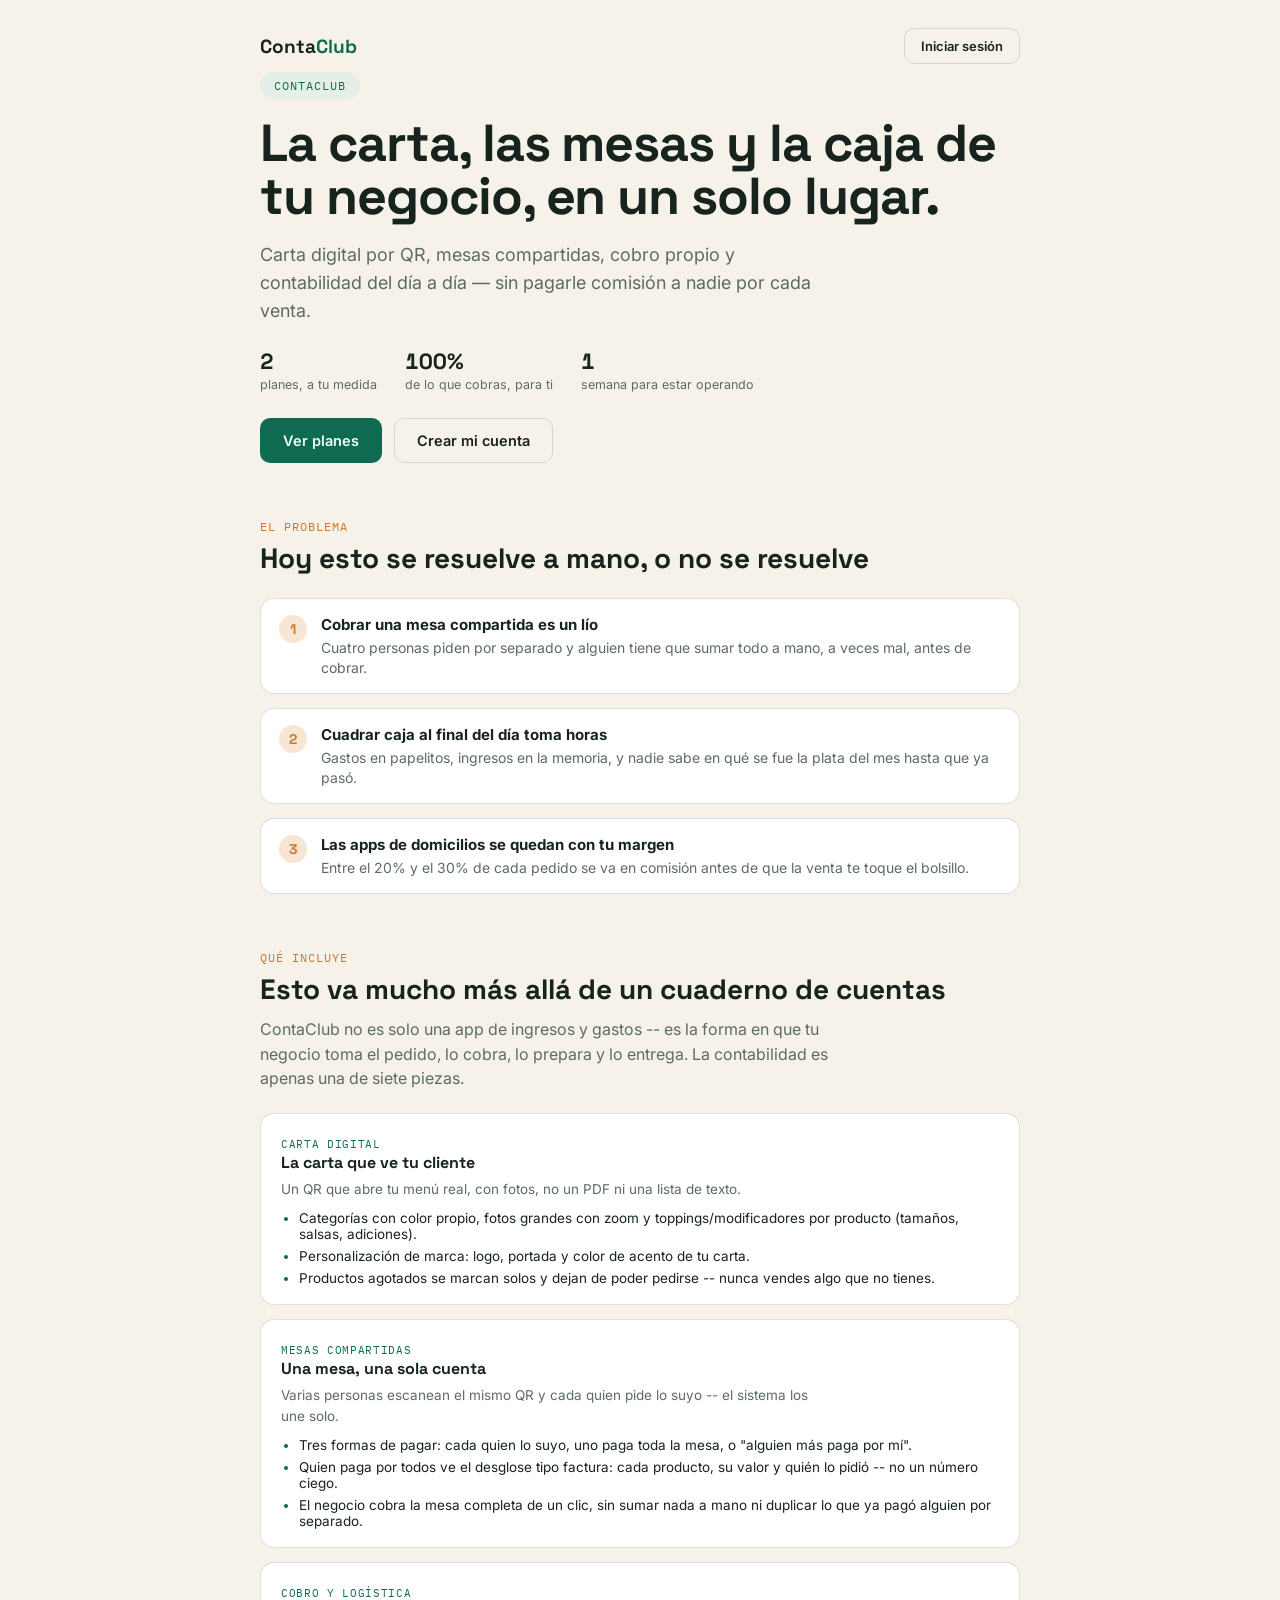
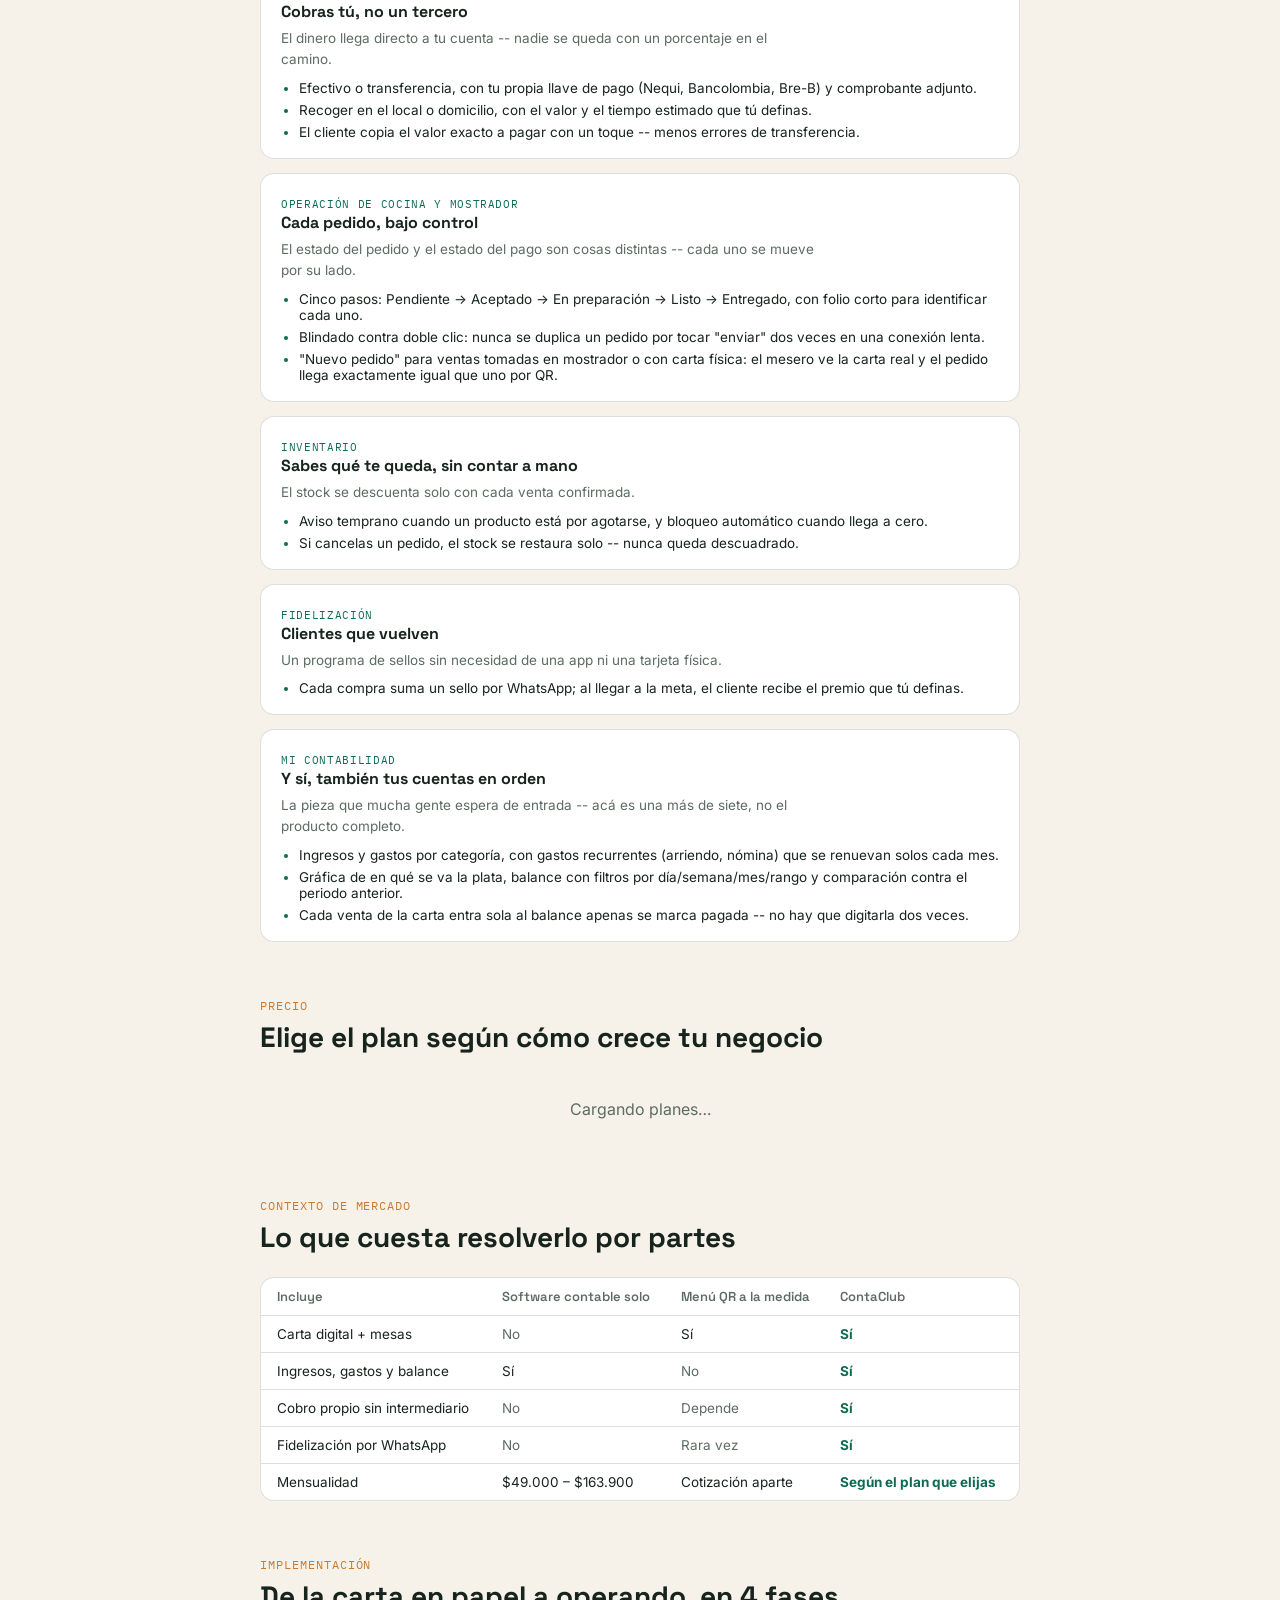
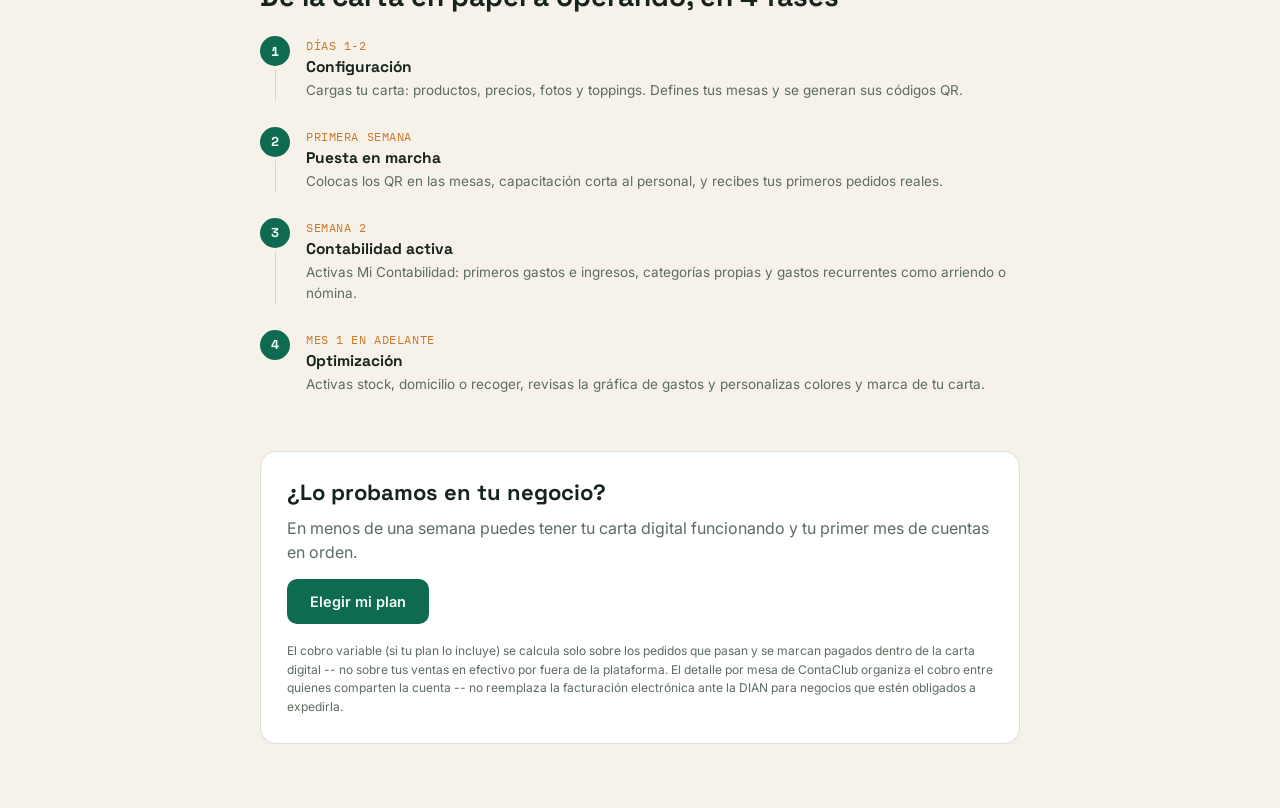
<file: index.html>
<!DOCTYPE html>
<html lang="es">
<head>
<meta charset="UTF-8">
<meta name="viewport" content="width=device-width, initial-scale=1.0">
<title>ContaClub — carta digital, mesas y contabilidad en un solo lugar</title>
<link rel="preconnect" href="https://fonts.googleapis.com">
<link rel="preconnect" href="https://fonts.gstatic.com" crossorigin>
<link href="https://fonts.googleapis.com/css2?family=Space+Grotesk:wght@500;600;700&family=Inter:wght@400;500;600;700&family=IBM+Plex+Mono:wght@500;600&display=swap" rel="stylesheet">
<style>
  :root{
    --bg:#F6F2E9;
    --surface:#FFFFFF;
    --fg:#17241D;
    --muted:#5C6C61;
    --accent:#0E6B52;
    --accent-ink:#F3FBF7;
    --accent-soft:#E3EFE7;
    --highlight:#C97A2E;
    --highlight-soft:#F6E6D3;
    --line:rgba(23,36,29,0.14);
    --shadow:0 18px 40px -22px rgba(23,36,29,0.35);
  }
  *{box-sizing:border-box}
  html{scroll-behavior:smooth}
  body{
    margin:0;
    background:var(--bg);
    color:var(--fg);
    font-family:'Inter',system-ui,sans-serif;
    padding:28px 20px 64px;
  }
  h1,h2,h3{font-family:'Space Grotesk',system-ui,sans-serif;text-wrap:balance;margin:0}
  .mono{font-family:'IBM Plex Mono',ui-monospace,monospace;font-variant-numeric:tabular-nums}
  .wrap{max-width:760px;margin:0 auto;display:flex;flex-direction:column;gap:56px}
  p{margin:0;color:var(--fg);line-height:1.55}
  a{color:inherit}
  .muted{color:var(--muted)}
  .btn{display:inline-flex;align-items:center;justify-content:center;gap:8px;border-radius:10px;padding:13px 22px;font-size:14.5px;font-weight:600;font-family:'Inter',sans-serif;border:1.5px solid transparent;cursor:pointer;text-decoration:none;transition:transform .12s ease, opacity .15s ease}
  .btn:active{transform:scale(.98)}
  .btn--primario{background:var(--accent);color:var(--accent-ink)}
  .btn--primario:hover{opacity:.92}
  .btn--ghost{background:transparent;border-color:var(--line);color:var(--fg)}

  .nav{display:flex;align-items:center;justify-content:space-between;max-width:760px;margin:0 auto 8px}
  .brand{font-family:'Space Grotesk';font-weight:700;font-size:19px;text-decoration:none;color:var(--fg)}
  .brand span{color:var(--accent)}

  .hero{display:flex;flex-direction:column;gap:18px}
  .eyebrow{display:inline-flex;align-items:center;gap:8px;width:fit-content;font-family:'IBM Plex Mono';font-size:12px;letter-spacing:.08em;text-transform:uppercase;color:var(--accent);background:var(--accent-soft);border-radius:999px;padding:6px 14px}
  .hero h1{font-size:clamp(34px,8vw,52px);line-height:1.02;letter-spacing:-0.02em}
  .hero .lede{font-size:18px;max-width:52ch;color:var(--muted)}
  .hero-stats{display:flex;flex-wrap:wrap;gap:28px;margin-top:4px}
  .hero-stats div{display:flex;flex-direction:column;gap:2px}
  .hero-stats .num{font-family:'Space Grotesk';font-size:22px;font-weight:700}
  .hero-stats .lbl{font-size:12.5px;color:var(--muted)}
  .hero-cta{display:flex;gap:12px;flex-wrap:wrap;margin-top:8px}

  .sec-head{display:flex;flex-direction:column;gap:6px;margin-bottom:22px}
  .sec-head .tag{font-family:'IBM Plex Mono';font-size:12px;letter-spacing:.08em;text-transform:uppercase;color:var(--highlight)}
  .sec-head h2{font-size:clamp(22px,5vw,28px)}

  .problemas{display:grid;gap:14px}
  .problema{display:flex;gap:14px;align-items:flex-start;padding:16px 18px;border:1px solid var(--line);border-radius:14px;background:var(--surface)}
  .problema .glyph{font-family:'Space Grotesk';font-weight:700;color:var(--highlight);font-size:14px;flex:none;width:28px;height:28px;border-radius:50%;background:var(--highlight-soft);display:flex;align-items:center;justify-content:center}
  .problema strong{display:block;font-size:15px;margin-bottom:3px}
  .problema span{font-size:14px;color:var(--muted)}

  .catgrid{display:flex;flex-direction:column;gap:14px}
  .catblock{border:1px solid var(--line);border-radius:14px;padding:18px 20px;background:var(--surface);min-width:0}
  .catblock h3{font-size:16px;margin-bottom:6px}
  .catblock .lede{font-size:13.5px;color:var(--muted);margin-bottom:10px;max-width:60ch}
  .catblock ul{margin:0;padding-left:18px;display:flex;flex-direction:column;gap:6px}
  .catblock li{font-size:13.5px;color:var(--fg)}
  .catblock li::marker{color:var(--accent)}
  .catblock .kicker{font-family:'IBM Plex Mono';font-size:11px;letter-spacing:.06em;text-transform:uppercase;color:var(--accent)}

  .packages{display:grid;grid-template-columns:repeat(3, 1fr);gap:18px;align-items:stretch}
  .package-col{display:flex;flex-direction:column;gap:10px}
  .plan-head{display:flex;flex-direction:column;gap:3px;text-align:center}
  .plan-head .plan-name{font-family:'Space Grotesk';font-weight:700;font-size:17px}
  .plan-head .plan-for{font-size:12px;color:var(--muted)}
  .recurring-row{display:flex;flex-direction:column;gap:2px;align-items:center;text-align:center;background:var(--accent-soft);border-radius:10px;padding:10px 12px;margin-top:4px}
  .recurring-row .amt{font-family:'IBM Plex Mono';font-weight:700;color:var(--accent);font-size:15px}
  .recurring-row .lbl{font-size:11.5px;color:var(--muted)}
  .receipt{width:100%;max-width:420px;background:var(--surface);box-shadow:var(--shadow);padding:28px 26px 8px;position:relative;margin:0 auto}
  .receipt-features{text-align:left;margin:14px 0;padding-left:18px}
  .receipt-features li{font-size:12.5px;color:var(--muted);margin-bottom:5px;line-height:1.4}
  .receipt-features li::marker{color:var(--accent)}
  .receipt-edge{height:12px;width:100%;max-width:420px;margin:0 auto;background-image:radial-gradient(circle at 10px 10px, var(--bg) 9px, transparent 10px);background-size:20px 20px;background-repeat:repeat-x}
  .receipt-edge.top{background-position:top;transform:translateY(1px)}
  .receipt-edge.bottom{background-position:bottom;transform:translateY(-1px) rotate(180deg)}
  .receipt h3{font-family:'IBM Plex Mono';font-size:13px;letter-spacing:.06em;text-transform:uppercase;text-align:center;color:var(--muted)}
  .receipt .brand-name{font-family:'Space Grotesk';font-size:20px;font-weight:700;text-align:center;margin-top:2px}
  .receipt hr{border:none;border-top:1px dashed var(--line);margin:18px 0}
  .line-item{display:flex;align-items:baseline;gap:8px;font-size:14px;padding:6px 0}
  .line-item .desc{flex:1;min-width:0}
  .line-item .fill{flex:1;border-bottom:1px dotted var(--line);margin:0 2px;transform:translateY(-4px);min-width:12px}
  .line-item .amt{font-family:'IBM Plex Mono';font-weight:600;white-space:nowrap}
  .line-item.total .desc, .line-item.total .amt{font-size:16px;font-weight:700;color:var(--accent)}
  .line-item.total{padding-top:12px}
  .badge-cero{display:inline-flex;align-items:center;gap:6px;margin-top:14px;font-size:12.5px;font-weight:600;background:var(--accent-soft);color:var(--accent);padding:7px 12px;border-radius:999px}
  .receipt .note{font-size:12px;color:var(--muted);text-align:center;margin:16px 0 20px;font-family:'IBM Plex Mono'}
  .receipt .elegir{display:block;text-align:center;margin:0 0 20px}

  .compare-wrap{border:1px solid var(--line);border-radius:14px;background:var(--surface);overflow-x:auto}
  .compare-wrap table{width:100%;border-collapse:collapse;font-size:13.5px;min-width:480px;margin:0}
  .compare-wrap th,.compare-wrap td{text-align:left;padding:10px 12px;border-bottom:1px solid var(--line)}
  .compare-wrap th{font-family:'Space Grotesk';font-size:13px;color:var(--muted);font-weight:600}
  .compare-wrap td.hl{color:var(--accent);font-weight:700}
  .compare-wrap tr:last-child td{border-bottom:none}
  .compare-wrap th:first-child,.compare-wrap td:first-child{padding-left:16px}
  .compare-wrap th:last-child,.compare-wrap td:last-child{padding-right:16px}

  .timeline{display:flex;flex-direction:column}
  .fase{display:flex;gap:16px;padding-bottom:26px;position:relative}
  .fase:last-child{padding-bottom:0}
  .fase .dot-col{display:flex;flex-direction:column;align-items:center;flex:none}
  .fase .dot{width:30px;height:30px;border-radius:50%;background:var(--accent);color:var(--accent-ink);font-family:'Space Grotesk';font-weight:700;font-size:13px;display:flex;align-items:center;justify-content:center;flex:none}
  .fase .stem{flex:1;width:1px;background:var(--line);margin-top:4px}
  .fase .body{padding-top:2px;min-width:0}
  .fase h3{font-size:15.5px;margin-bottom:3px}
  .fase .when{font-family:'IBM Plex Mono';font-size:11.5px;color:var(--highlight);text-transform:uppercase;letter-spacing:.05em;display:block;margin-bottom:4px}
  .fase p{font-size:13.5px;color:var(--muted)}

  .closing{border:1px solid var(--line);border-radius:16px;padding:26px;background:var(--surface);display:flex;flex-direction:column;gap:10px;text-align:left}
  .closing h2{font-size:22px}
  .closing .legal{font-size:12px;color:var(--muted);margin-top:8px}

  @media (max-width:700px){ .packages{grid-template-columns:repeat(2, 1fr)} }
  @media (max-width:480px){ .packages{grid-template-columns:1fr} }
  @media (max-width:480px){ .hero-stats{gap:20px} }
</style>
</head>
<body>

<div class="nav">
  <a href="index.html" class="brand">Conta<span>Club</span></a>
  <a href="login.html" class="btn btn--ghost" style="padding:9px 16px;font-size:13px">Iniciar sesión</a>
</div>

<div class="wrap">

  <section class="hero">
    <span class="eyebrow">ContaClub</span>
    <h1>La carta, las mesas y la caja de tu negocio, en un solo lugar.</h1>
    <p class="lede">Carta digital por QR, mesas compartidas, cobro propio y contabilidad del día a día — sin pagarle comisión a nadie por cada venta.</p>
    <div class="hero-stats">
      <div><span class="num mono">2</span><span class="lbl">planes, a tu medida</span></div>
      <div><span class="num mono">100%</span><span class="lbl">de lo que cobras, para ti</span></div>
      <div><span class="num mono">1</span><span class="lbl">semana para estar operando</span></div>
    </div>
    <div class="hero-cta">
      <a href="#planes" class="btn btn--primario">Ver planes</a>
      <a href="registro.html" class="btn btn--ghost">Crear mi cuenta</a>
    </div>
  </section>

  <section>
    <div class="sec-head"><span class="tag">El problema</span><h2>Hoy esto se resuelve a mano, o no se resuelve</h2></div>
    <div class="problemas">
      <div class="problema"><span class="glyph">1</span><div><strong>Cobrar una mesa compartida es un lío</strong><span>Cuatro personas piden por separado y alguien tiene que sumar todo a mano, a veces mal, antes de cobrar.</span></div></div>
      <div class="problema"><span class="glyph">2</span><div><strong>Cuadrar caja al final del día toma horas</strong><span>Gastos en papelitos, ingresos en la memoria, y nadie sabe en qué se fue la plata del mes hasta que ya pasó.</span></div></div>
      <div class="problema"><span class="glyph">3</span><div><strong>Las apps de domicilios se quedan con tu margen</strong><span>Entre el 20% y el 30% de cada pedido se va en comisión antes de que la venta te toque el bolsillo.</span></div></div>
    </div>
  </section>

  <section>
    <div class="sec-head"><span class="tag">Qué incluye</span><h2>Esto va mucho más allá de un cuaderno de cuentas</h2>
      <p class="muted" style="margin-top:4px;max-width:62ch">ContaClub no es solo una app de ingresos y gastos -- es la forma en que tu negocio toma el pedido, lo cobra, lo prepara y lo entrega. La contabilidad es apenas una de siete piezas.</p>
    </div>
    <div class="catgrid">

      <div class="catblock">
        <span class="kicker">Carta digital</span>
        <h3>La carta que ve tu cliente</h3>
        <p class="lede">Un QR que abre tu menú real, con fotos, no un PDF ni una lista de texto.</p>
        <ul>
          <li>Categorías con color propio, fotos grandes con zoom y toppings/modificadores por producto (tamaños, salsas, adiciones).</li>
          <li>Personalización de marca: logo, portada y color de acento de tu carta.</li>
          <li>Productos agotados se marcan solos y dejan de poder pedirse -- nunca vendes algo que no tienes.</li>
        </ul>
      </div>

      <div class="catblock">
        <span class="kicker">Mesas compartidas</span>
        <h3>Una mesa, una sola cuenta</h3>
        <p class="lede">Varias personas escanean el mismo QR y cada quien pide lo suyo -- el sistema los une solo.</p>
        <ul>
          <li>Tres formas de pagar: cada quien lo suyo, uno paga toda la mesa, o "alguien más paga por mí".</li>
          <li>Quien paga por todos ve el desglose tipo factura: cada producto, su valor y quién lo pidió -- no un número ciego.</li>
          <li>El negocio cobra la mesa completa de un clic, sin sumar nada a mano ni duplicar lo que ya pagó alguien por separado.</li>
        </ul>
      </div>

      <div class="catblock">
        <span class="kicker">Cobro y logística</span>
        <h3>Cobras tú, no un tercero</h3>
        <p class="lede">El dinero llega directo a tu cuenta -- nadie se queda con un porcentaje en el camino.</p>
        <ul>
          <li>Efectivo o transferencia, con tu propia llave de pago (Nequi, Bancolombia, Bre-B) y comprobante adjunto.</li>
          <li>Recoger en el local o domicilio, con el valor y el tiempo estimado que tú definas.</li>
          <li>El cliente copia el valor exacto a pagar con un toque -- menos errores de transferencia.</li>
        </ul>
      </div>

      <div class="catblock">
        <span class="kicker">Operación de cocina y mostrador</span>
        <h3>Cada pedido, bajo control</h3>
        <p class="lede">El estado del pedido y el estado del pago son cosas distintas -- cada uno se mueve por su lado.</p>
        <ul>
          <li>Cinco pasos: Pendiente → Aceptado → En preparación → Listo → Entregado, con folio corto para identificar cada uno.</li>
          <li>Blindado contra doble clic: nunca se duplica un pedido por tocar "enviar" dos veces en una conexión lenta.</li>
          <li>"Nuevo pedido" para ventas tomadas en mostrador o con carta física: el mesero ve la carta real y el pedido llega exactamente igual que uno por QR.</li>
        </ul>
      </div>

      <div class="catblock">
        <span class="kicker">Inventario</span>
        <h3>Sabes qué te queda, sin contar a mano</h3>
        <p class="lede">El stock se descuenta solo con cada venta confirmada.</p>
        <ul>
          <li>Aviso temprano cuando un producto está por agotarse, y bloqueo automático cuando llega a cero.</li>
          <li>Si cancelas un pedido, el stock se restaura solo -- nunca queda descuadrado.</li>
        </ul>
      </div>

      <div class="catblock">
        <span class="kicker">Fidelización</span>
        <h3>Clientes que vuelven</h3>
        <p class="lede">Un programa de sellos sin necesidad de una app ni una tarjeta física.</p>
        <ul>
          <li>Cada compra suma un sello por WhatsApp; al llegar a la meta, el cliente recibe el premio que tú definas.</li>
        </ul>
      </div>

      <div class="catblock">
        <span class="kicker">Mi Contabilidad</span>
        <h3>Y sí, también tus cuentas en orden</h3>
        <p class="lede">La pieza que mucha gente espera de entrada -- acá es una más de siete, no el producto completo.</p>
        <ul>
          <li>Ingresos y gastos por categoría, con gastos recurrentes (arriendo, nómina) que se renuevan solos cada mes.</li>
          <li>Gráfica de en qué se va la plata, balance con filtros por día/semana/mes/rango y comparación contra el periodo anterior.</li>
          <li>Cada venta de la carta entra sola al balance apenas se marca pagada -- no hay que digitarla dos veces.</li>
        </ul>
      </div>

    </div>
  </section>

  <section id="planes">
    <div class="sec-head"><span class="tag">Precio</span><h2>Elige el plan según cómo crece tu negocio</h2></div>
    <div id="planes-lista">
      <p class="muted" style="text-align:center;padding:20px 0">Cargando planes…</p>
    </div>
  </section>

  <section>
    <div class="sec-head"><span class="tag">Contexto de mercado</span><h2>Lo que cuesta resolverlo por partes</h2></div>
    <div class="compare-wrap">
      <table>
        <thead><tr><th>Incluye</th><th>Software contable solo</th><th>Menú QR a la medida</th><th>ContaClub</th></tr></thead>
        <tbody>
          <tr><td>Carta digital + mesas</td><td class="muted">No</td><td>Sí</td><td class="hl">Sí</td></tr>
          <tr><td>Ingresos, gastos y balance</td><td>Sí</td><td class="muted">No</td><td class="hl">Sí</td></tr>
          <tr><td>Cobro propio sin intermediario</td><td class="muted">No</td><td class="muted">Depende</td><td class="hl">Sí</td></tr>
          <tr><td>Fidelización por WhatsApp</td><td class="muted">No</td><td class="muted">Rara vez</td><td class="hl">Sí</td></tr>
          <tr><td>Mensualidad</td><td>$49.000 – $163.900</td><td>Cotización aparte</td><td class="hl">Según el plan que elijas</td></tr>
        </tbody>
      </table>
    </div>
  </section>

  <section>
    <div class="sec-head"><span class="tag">Implementación</span><h2>De la carta en papel a operando, en 4 fases</h2></div>
    <div class="timeline">
      <div class="fase"><div class="dot-col"><div class="dot mono">1</div><div class="stem"></div></div><div class="body"><span class="when">Días 1-2</span><h3>Configuración</h3><p>Cargas tu carta: productos, precios, fotos y toppings. Defines tus mesas y se generan sus códigos QR.</p></div></div>
      <div class="fase"><div class="dot-col"><div class="dot mono">2</div><div class="stem"></div></div><div class="body"><span class="when">Primera semana</span><h3>Puesta en marcha</h3><p>Colocas los QR en las mesas, capacitación corta al personal, y recibes tus primeros pedidos reales.</p></div></div>
      <div class="fase"><div class="dot-col"><div class="dot mono">3</div><div class="stem"></div></div><div class="body"><span class="when">Semana 2</span><h3>Contabilidad activa</h3><p>Activas Mi Contabilidad: primeros gastos e ingresos, categorías propias y gastos recurrentes como arriendo o nómina.</p></div></div>
      <div class="fase"><div class="dot-col"><div class="dot mono">4</div></div><div class="body"><span class="when">Mes 1 en adelante</span><h3>Optimización</h3><p>Activas stock, domicilio o recoger, revisas la gráfica de gastos y personalizas colores y marca de tu carta.</p></div></div>
    </div>
  </section>

  <section class="closing">
    <h2>¿Lo probamos en tu negocio?</h2>
    <p class="muted">En menos de una semana puedes tener tu carta digital funcionando y tu primer mes de cuentas en orden.</p>
    <div style="margin-top:4px"><a href="#planes" class="btn btn--primario">Elegir mi plan</a></div>
    <p class="legal">El cobro variable (si tu plan lo incluye) se calcula solo sobre los pedidos que pasan y se marcan pagados dentro de la carta digital -- no sobre tus ventas en efectivo por fuera de la plataforma. El detalle por mesa de ContaClub organiza el cobro entre quienes comparten la cuenta -- no reemplaza la facturación electrónica ante la DIAN para negocios que estén obligados a expedirla.</p>
  </section>

</div>

<script type="module" src="index.js"></script>
</body>
</html>
</file>
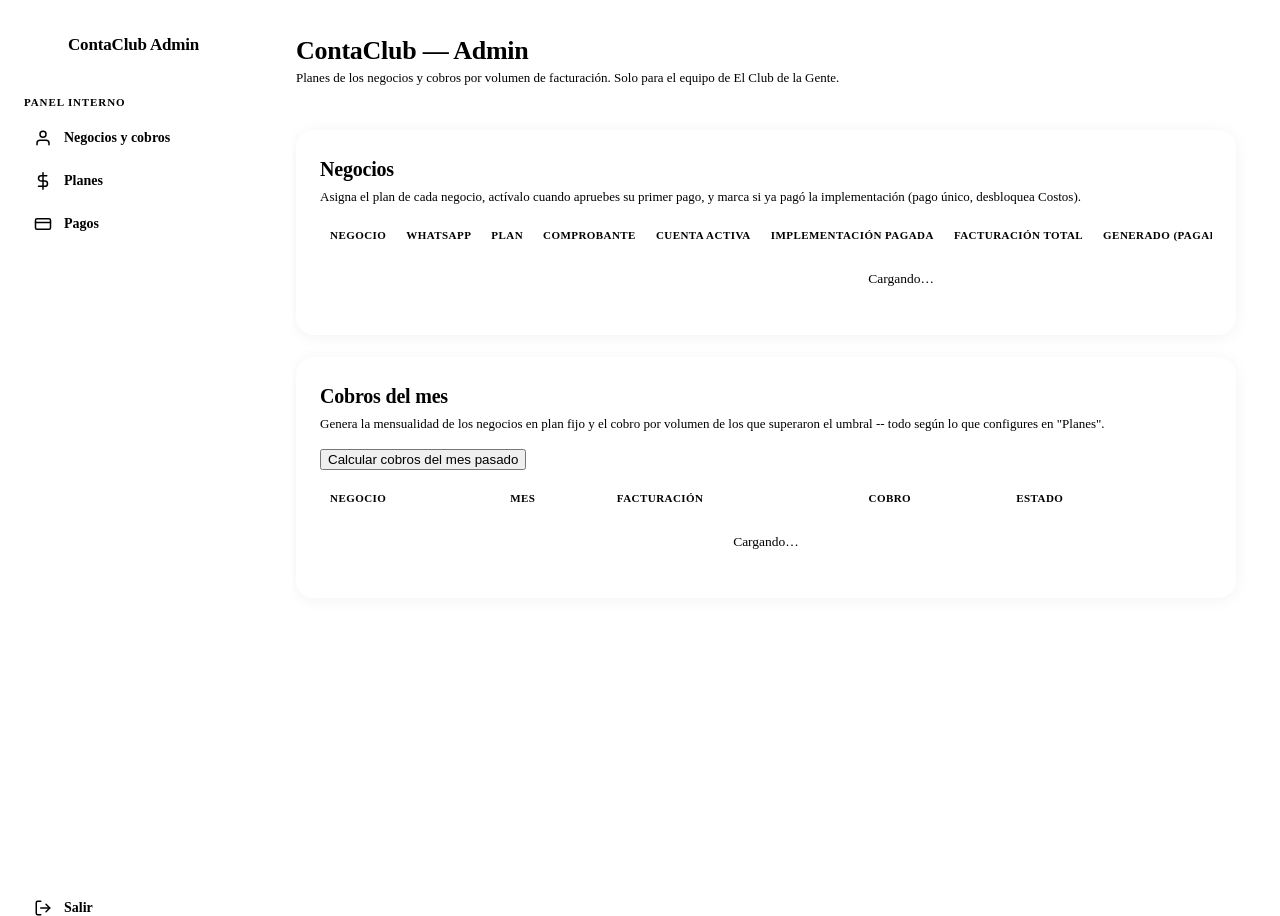
<file: admin.html>
<!DOCTYPE html>
<html lang="es">
<head>
  <meta charset="UTF-8">
  <meta name="viewport" content="width=device-width, initial-scale=1.0">
  <title>Admin — ContaClub</title>
  <link rel="preconnect" href="https://fonts.googleapis.com">
  <link rel="preconnect" href="https://fonts.gstatic.com" crossorigin>
  <link href="https://fonts.googleapis.com/css2?family=Anton&family=Inter:wght@400;500;600;700&display=swap" rel="stylesheet">
  <link rel="stylesheet" href="https://elclubdelagente.com/styles.css?v=143">
  <link rel="stylesheet" href="app.css?v=11">
</head>
<body>
  <div class="cc-app">
    <aside class="cc-sidebar">
      <div class="cc-sidebar__brand">
        <span class="cc-sidebar__logo">
          <svg width="18" height="18" viewBox="0 0 24 24" fill="none" stroke="#fff" stroke-width="2.4" stroke-linecap="round" stroke-linejoin="round"><path d="M3 3v18h18"/><path d="M7 15l4-4 3 3 5-6"/></svg>
        </span>
        <span class="cc-sidebar__nombre">ContaClub Admin</span>
      </div>

      <div class="cc-sidebar__label">Panel interno</div>
      <nav class="cc-sidebar__nav" id="admin-nav">
        <button class="cc-nav-item is-on" type="button" data-seccion="negocios">
          <svg width="18" height="18" viewBox="0 0 24 24" fill="none" stroke="currentColor" stroke-width="2" stroke-linecap="round" stroke-linejoin="round"><path d="M20 21v-2a4 4 0 0 0-4-4H8a4 4 0 0 0-4 4v2"/><circle cx="12" cy="7" r="4"/></svg>
          Negocios y cobros
        </button>
        <button class="cc-nav-item" type="button" data-seccion="planes">
          <svg width="18" height="18" viewBox="0 0 24 24" fill="none" stroke="currentColor" stroke-width="2" stroke-linecap="round" stroke-linejoin="round"><path d="M12 1v22"/><path d="M17 5H9.5a3.5 3.5 0 0 0 0 7h5a3.5 3.5 0 0 1 0 7H6"/></svg>
          Planes
        </button>
        <button class="cc-nav-item" type="button" data-seccion="pagos">
          <svg width="18" height="18" viewBox="0 0 24 24" fill="none" stroke="currentColor" stroke-width="2" stroke-linecap="round" stroke-linejoin="round"><rect x="2" y="5" width="20" height="14" rx="2"/><path d="M2 10h20"/></svg>
          Pagos
        </button>
      </nav>

      <div class="cc-sidebar__spacer"></div>
      <nav class="cc-sidebar__nav cc-sidebar__nav--foot">
        <button type="button" class="cc-nav-item" id="admin-salir">
          <svg width="18" height="18" viewBox="0 0 24 24" fill="none" stroke="currentColor" stroke-width="2" stroke-linecap="round" stroke-linejoin="round"><path d="M9 21H5a2 2 0 0 1-2-2V5a2 2 0 0 1 2-2h4"/><path d="M16 17l5-5-5-5"/><path d="M21 12H9"/></svg>
          Salir
        </button>
      </nav>
    </aside>

    <main class="cc-main">
      <div class="cc-topbar">
        <div>
          <h1 class="cc-topbar__title" id="admin-titulo">ContaClub — Admin</h1>
          <p class="cc-topbar__sub" id="admin-subtitulo">Planes de los negocios y cobros por volumen de facturación. Solo para el equipo de El Club de la Gente.</p>
        </div>
      </div>

      <!-- ---------- Negocios y cobros ---------- -->
      <section id="admin-seccion-negocios" class="admin-seccion">
        <div class="cc-metric-row" id="metricas-cobros"></div>

        <div class="cc-card" style="margin-bottom:22px">
          <h1>Negocios</h1>
          <p class="cc-sub">Asigna el plan de cada negocio, actívalo cuando apruebes su primer pago, y marca si ya pagó la implementación (pago único, desbloquea Costos).</p>
          <div class="cc-tabla-wrap">
            <table class="cc-tabla">
              <thead><tr><th>Negocio</th><th>WhatsApp</th><th>Plan</th><th>Comprobante</th><th style="text-align:center">Cuenta activa</th><th style="text-align:center">Implementación pagada</th><th style="text-align:right">Facturación total</th><th style="text-align:right">Generado (pagado)</th><th style="text-align:right">Visualizaciones (30d)</th><th style="text-align:right">Total</th><th></th></tr></thead>
              <tbody id="negocios-lista"><tr><td colspan="11" style="text-align:center;padding:20px;color:var(--tinta-45)">Cargando…</td></tr></tbody>
            </table>
          </div>
        </div>

        <div class="cc-card" id="soporte-link-wrap" style="margin-bottom:22px" hidden>
          <h1>Acceso de soporte -- <span id="soporte-link-nombre"></span></h1>
          <p class="cc-sub">Ábrelo en una ventana de <strong>incógnito/privada</strong> (no en una pestaña normal) -- si lo abres en una pestaña normal del mismo navegador, reemplaza tu propia sesión de Admin ahí mismo. Es de un solo uso y vence pronto.</p>
          <div style="display:flex;gap:8px;flex-wrap:wrap">
            <input type="text" id="soporte-link-url" readonly style="flex:1;min-width:220px;padding:10px 12px;border:1px solid var(--linea-fuerte);border-radius:8px;font-size:12px">
            <button type="button" class="btn btn--primario" id="soporte-link-copiar">Copiar link</button>
            <button type="button" class="btn" id="soporte-link-cerrar">Cerrar</button>
          </div>
        </div>

        <div class="cc-card">
          <div style="display:flex;justify-content:space-between;align-items:flex-start;gap:16px;flex-wrap:wrap;margin-bottom:22px">
            <div>
              <h1 style="margin-bottom:6px">Cobros del mes</h1>
              <p class="cc-sub" style="margin:0">Genera la mensualidad de los negocios en plan fijo y el cobro por volumen de los que superaron el umbral -- todo según lo que configures en "Planes".</p>
            </div>
            <button type="button" class="btn btn--primario" id="calcular-cobros-btn" style="white-space:nowrap">Calcular cobros del mes pasado</button>
          </div>
          <div class="cc-tabla-wrap">
            <table class="cc-tabla">
              <thead><tr><th>Negocio</th><th>Mes</th><th>Facturación</th><th>Cobro</th><th>Estado</th><th></th></tr></thead>
              <tbody id="cobros-lista"><tr><td colspan="6" style="text-align:center;padding:20px;color:var(--tinta-45)">Cargando…</td></tr></tbody>
            </table>
          </div>
        </div>
      </section>

      <!-- ---------- Planes ---------- -->
      <section id="admin-seccion-planes" class="admin-seccion" hidden>
        <div class="cc-card" style="margin-bottom:22px">
          <h1 id="plan-form-titulo">Crear plan</h1>
          <p class="cc-sub">Deja "Mensualidad" vacía si el cobro es por volumen de facturación; deja "Umbral" y "% sobre facturación" vacíos si el plan cobra una mensualidad fija.</p>
          <input type="hidden" id="plan-id">
          <div class="cc-campo"><label>Nombre</label><input id="plan-nombre" placeholder="Ej: Paquete 1 · Básico"></div>
          <div class="cc-campo"><label>Implementación (pago único)</label><input id="plan-implementacion" type="text" inputmode="numeric" placeholder="Ej: 400.000"></div>
          <div class="cc-campo"><label>Mensualidad fija (vacío si es por volumen)</label><input id="plan-mensualidad" type="text" inputmode="numeric" placeholder="Ej: 49.900"></div>
          <div class="cc-campo"><label>Umbral de facturación mensual (vacío si no aplica)</label><input id="plan-umbral" type="text" inputmode="numeric" placeholder="Ej: 10.000.000"></div>
          <div class="cc-campo"><label>% sobre la facturación que supera el umbral</label><input id="plan-porcentaje" type="number" min="0" step="0.01" placeholder="0.3"></div>
          <div class="cc-campo"><label>Nivel de acceso</label>
            <select id="plan-nivel">
              <option value="1">Básico -- sin carta pública/QR, mesas, promociones ni métricas</option>
              <option value="2" selected>Pro o superior -- todo</option>
            </select>
          </div>
          <div class="cc-campo"><label>Características para la landing (una por línea)</label><textarea id="plan-caracteristicas" rows="5" placeholder="Sistema de fidelización de clientes&#10;Gestión de pedidos desde el mostrador&#10;Registro de ingresos y gastos"></textarea></div>
          <label style="display:flex;align-items:center;gap:8px;font-size:13px;color:var(--tinta-60);margin-bottom:16px"><input type="checkbox" id="plan-activo" checked style="width:auto"> Plan activo (disponible para asignar)</label>
          <div style="display:flex;gap:10px">
            <button type="button" class="btn btn--primario" id="plan-guardar">Guardar plan</button>
            <button type="button" class="btn" id="plan-cancelar" hidden>Cancelar edición</button>
          </div>
        </div>
        <div class="cc-card">
          <h1>Planes existentes</h1>
          <div class="cc-tabla-wrap">
            <table class="cc-tabla">
              <thead><tr><th>Nombre</th><th>Implementación</th><th>Mensualidad</th><th>Umbral</th><th>%</th><th>Nivel</th><th>Activo</th><th></th></tr></thead>
              <tbody id="planes-lista"><tr><td colspan="8" style="text-align:center;padding:20px;color:var(--tinta-45)">Cargando…</td></tr></tbody>
            </table>
          </div>
        </div>
      </section>

      <!-- ---------- Llave de pago (implementación + mensualidad) ---------- -->
      <section id="admin-seccion-pagos" class="admin-seccion" hidden>
        <div class="cc-card">
          <h1>Llave de pago de ContaClub</h1>
          <p class="cc-sub">La que ven los negocios para pagar la implementación y la mensualidad por transferencia (Nequi, Bre-B...). Aplica a todos -- un solo destino de pago.</p>
          <div class="cc-campo"><label>Llave de pago</label><input id="pago-llave" placeholder="Ej: 300 123 4567"></div>
          <div class="cc-campo"><label>QR de pago (URL de la imagen)</label><input id="pago-qr-url" type="url" placeholder="https://..."></div>
          <div id="pago-qr-preview" style="margin-bottom:16px"></div>
          <button type="button" class="btn btn--primario" id="pago-guardar">Guardar</button>
        </div>
      </section>
    </main>
  </div>

  <script type="module" src="admin.js?v=9"></script>
</body>
</html>
</file>
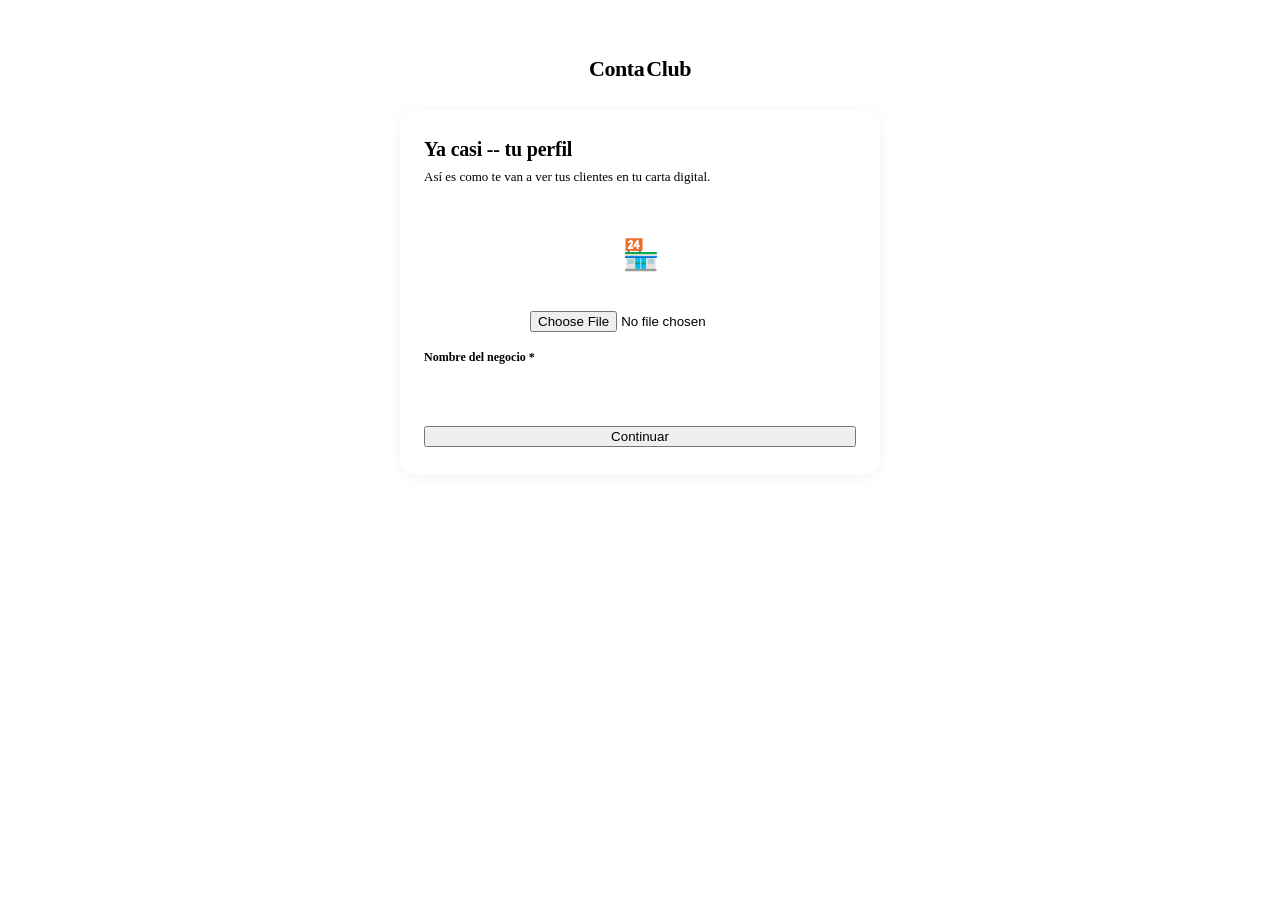
<file: foto-perfil.html>
<!DOCTYPE html>
<html lang="es">
<head>
  <meta charset="UTF-8">
  <meta name="viewport" content="width=device-width, initial-scale=1.0">
  <title>Tu perfil — ContaClub</title>
  <link rel="preconnect" href="https://fonts.googleapis.com">
  <link rel="preconnect" href="https://fonts.gstatic.com" crossorigin>
  <link href="https://fonts.googleapis.com/css2?family=Anton&family=Inter:wght@400;500;600;700&display=swap" rel="stylesheet">
  <link rel="stylesheet" href="https://elclubdelagente.com/styles.css?v=143">
  <link rel="stylesheet" href="app.css?v=11">
</head>
<body>
  <div class="cc-wrap">
    <a href="index.html" class="cc-brand" style="text-decoration:none">Conta<span>Club</span></a>
    <div class="cc-card">
      <h1>Ya casi -- tu perfil</h1>
      <p class="cc-sub">Así es como te van a ver tus clientes en tu carta digital.</p>
      <p class="cc-error" id="fp-error" hidden></p>

      <div style="text-align:center;margin-bottom:18px">
        <div id="fp-preview" style="width:92px;height:92px;border-radius:50%;background:var(--crema-2) center/cover no-repeat;margin:0 auto 10px;display:flex;align-items:center;justify-content:center;font-size:30px;color:var(--tinta-45)">🏪</div>
        <input type="file" id="fp-foto" accept="image/*" style="margin:0 auto;display:block;max-width:220px">
      </div>

      <div class="cc-campo"><label>Nombre del negocio *</label><input id="fp-nombre" type="text" required></div>
      <button type="button" class="btn btn--primario" id="fp-btn" style="width:100%;justify-content:center">Continuar</button>
    </div>
  </div>
  <script type="module" src="foto-perfil.js"></script>
</body>
</html>
</file>
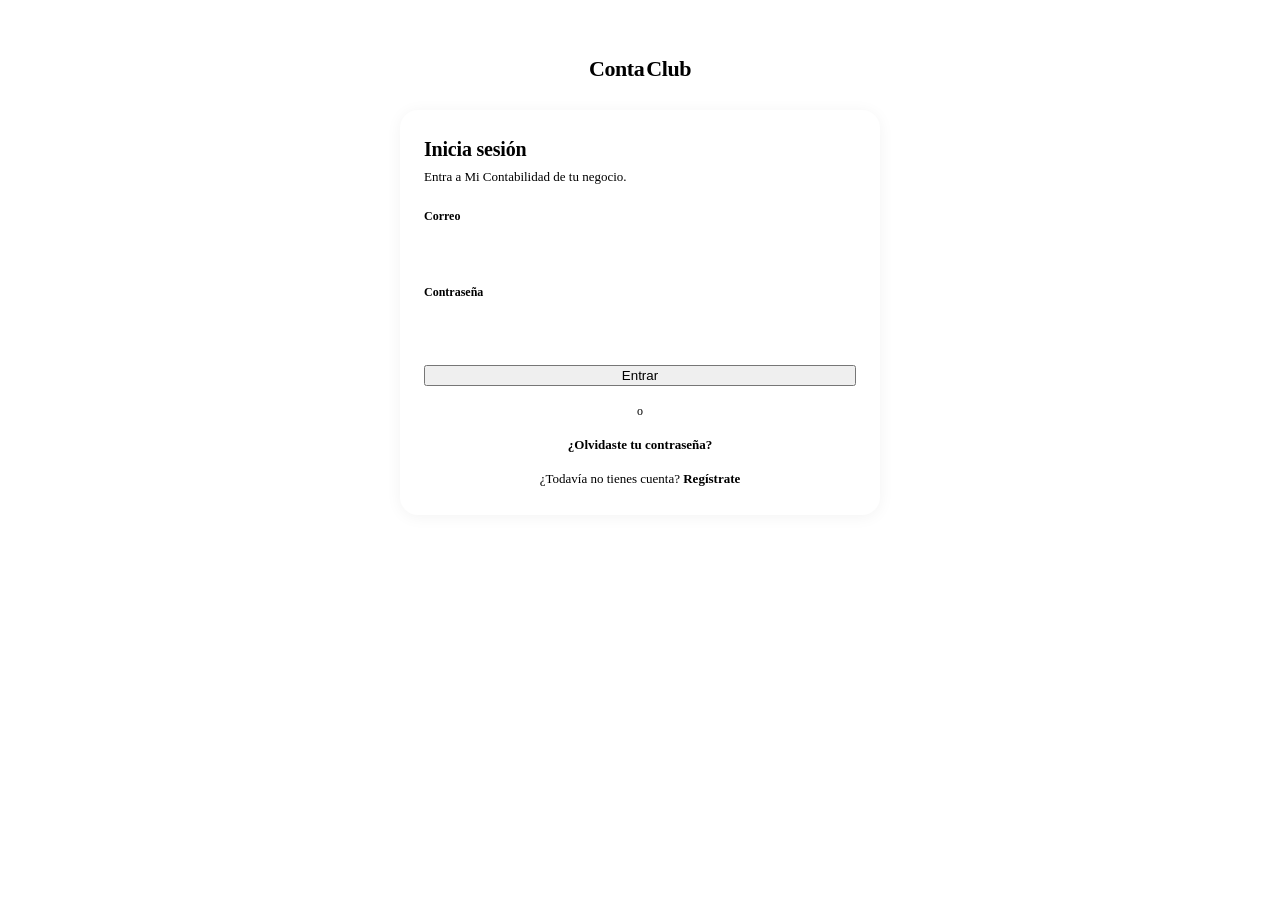
<file: login.html>
<!DOCTYPE html>
<html lang="es">
<head>
  <meta charset="UTF-8">
  <meta name="viewport" content="width=device-width, initial-scale=1.0">
  <title>Iniciar sesión — ContaClub</title>
  <link rel="preconnect" href="https://fonts.googleapis.com">
  <link rel="preconnect" href="https://fonts.gstatic.com" crossorigin>
  <link href="https://fonts.googleapis.com/css2?family=Anton&family=Inter:wght@400;500;600;700&display=swap" rel="stylesheet">
  <link rel="stylesheet" href="https://elclubdelagente.com/styles.css?v=143">
  <link rel="stylesheet" href="app.css?v=11">
</head>
<body>
  <div class="cc-wrap">
    <a href="index.html" class="cc-brand" style="text-decoration:none">Conta<span>Club</span></a>
    <div class="cc-card">
      <h1>Inicia sesión</h1>
      <p class="cc-sub">Entra a Mi Contabilidad de tu negocio.</p>
      <p class="cc-error" id="login-error" hidden></p>
      <form id="login-form">
        <div class="cc-campo"><label>Correo</label><input id="login-email" type="email" required></div>
        <div class="cc-campo"><label>Contraseña</label><input id="login-pass" type="password" required></div>
        <button type="submit" class="btn btn--primario" id="login-btn" style="width:100%;justify-content:center;margin-top:4px">Entrar</button>
      </form>
      <div class="cc-divider">o</div>
      <div id="google-btn-wrap"></div>
      <div class="cc-switch"><a href="recuperar.html">¿Olvidaste tu contraseña?</a></div>
      <div class="cc-switch">¿Todavía no tienes cuenta? <a href="registro.html">Regístrate</a></div>
    </div>
  </div>
  <script type="module" src="login.js"></script>
</body>
</html>
</file>
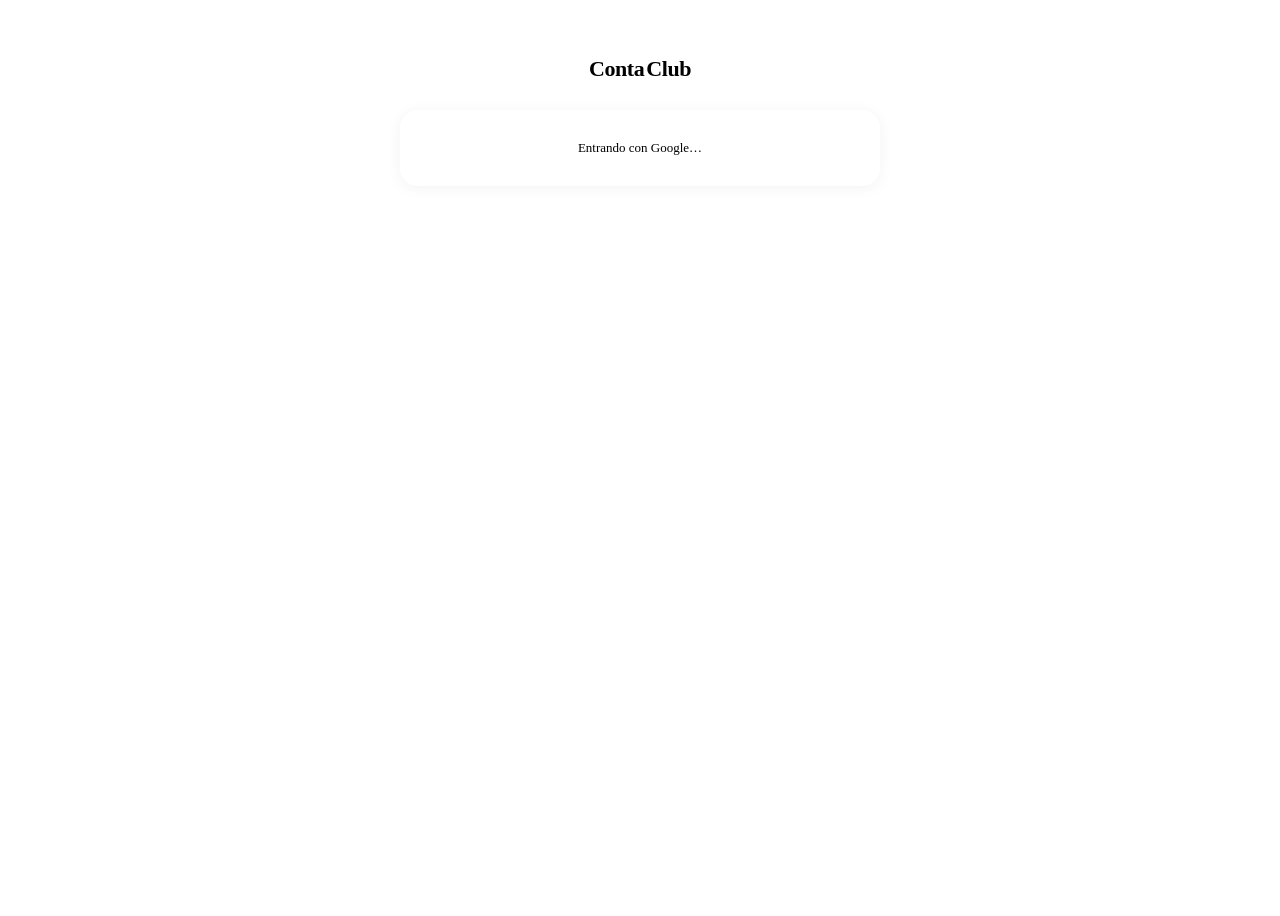
<file: oauth-callback.html>
<!DOCTYPE html>
<html lang="es">
<head>
  <meta charset="UTF-8">
  <meta name="viewport" content="width=device-width, initial-scale=1.0">
  <title>Entrando… — ContaClub</title>
  <link rel="preconnect" href="https://fonts.googleapis.com">
  <link rel="preconnect" href="https://fonts.gstatic.com" crossorigin>
  <link href="https://fonts.googleapis.com/css2?family=Anton&family=Inter:wght@400;500;600;700&display=swap" rel="stylesheet">
  <link rel="stylesheet" href="https://elclubdelagente.com/styles.css?v=143">
  <link rel="stylesheet" href="app.css?v=11">
</head>
<body>
  <div class="cc-wrap">
    <a href="index.html" class="cc-brand" style="text-decoration:none">Conta<span>Club</span></a>
    <div class="cc-card" style="text-align:center">
      <p class="cc-sub" id="cb-texto" style="margin:0">Entrando con Google…</p>
      <p class="cc-error" id="cb-error" hidden></p>
    </div>
  </div>
  <script type="module" src="oauth-callback.js"></script>
</body>
</html>
</file>
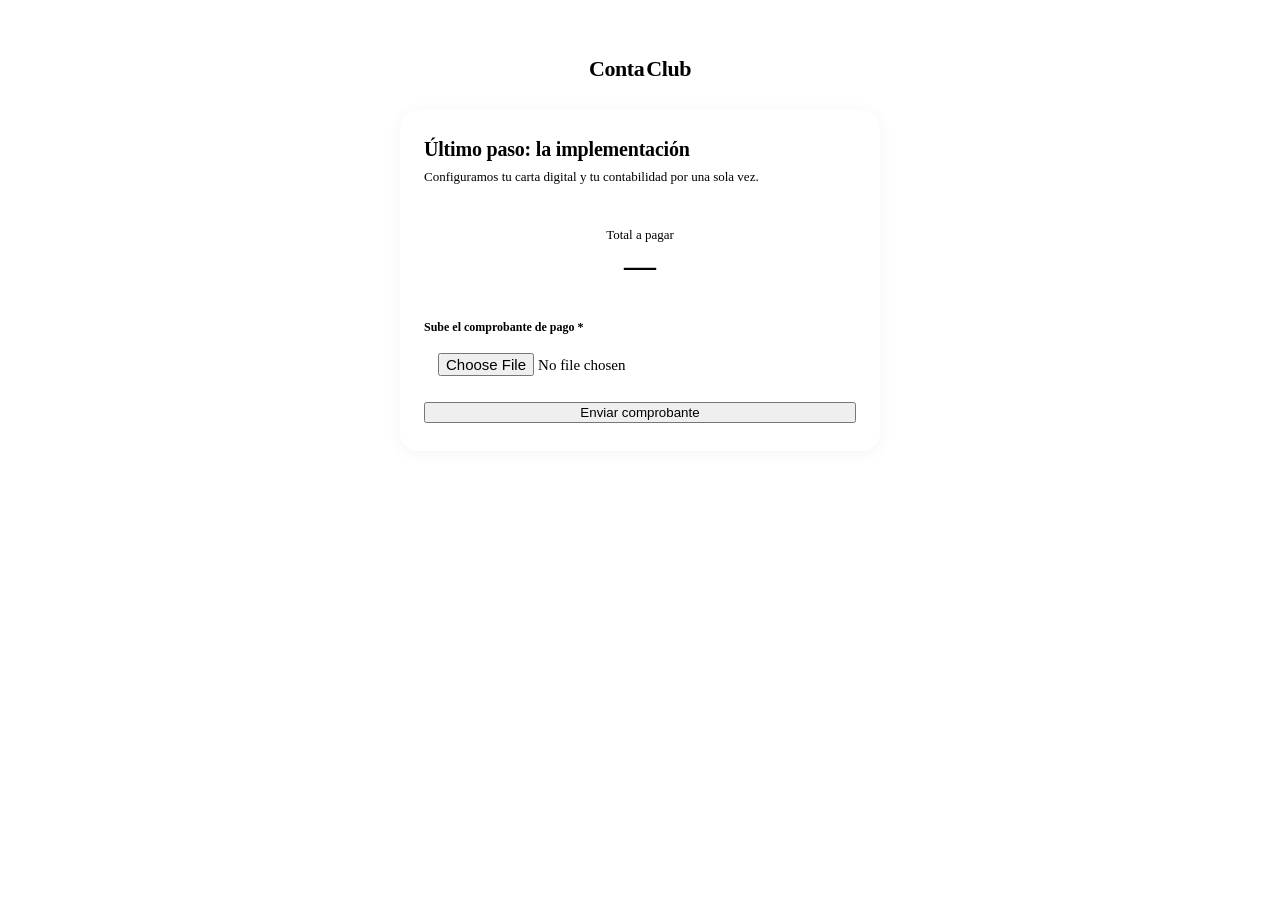
<file: pagar-implementacion.html>
<!DOCTYPE html>
<html lang="es">
<head>
  <meta charset="UTF-8">
  <meta name="viewport" content="width=device-width, initial-scale=1.0">
  <title>Pagar implementación — ContaClub</title>
  <link rel="preconnect" href="https://fonts.googleapis.com">
  <link rel="preconnect" href="https://fonts.gstatic.com" crossorigin>
  <link href="https://fonts.googleapis.com/css2?family=Anton&family=Inter:wght@400;500;600;700&display=swap" rel="stylesheet">
  <link rel="stylesheet" href="https://elclubdelagente.com/styles.css?v=143">
  <link rel="stylesheet" href="app.css?v=11">
</head>
<body>
  <div class="cc-wrap">
    <a href="index.html" class="cc-brand" style="text-decoration:none">Conta<span>Club</span></a>
    <div class="cc-card">
      <div id="pi-wrap">
        <h1 id="pi-titulo">Último paso: la implementación</h1>
        <p class="cc-sub" id="pi-sub">Configuramos tu carta digital y tu contabilidad por una sola vez.</p>
        <p class="cc-error" id="pi-error" hidden></p>

        <div style="background:var(--crema-2);border-radius:14px;padding:18px;margin-bottom:18px;text-align:center">
          <div style="font-size:13px;color:var(--tinta-45);margin-bottom:4px">Total a pagar</div>
          <div id="pi-monto" style="font-size:32px;font-weight:700;color:var(--verde)">—</div>
          <div id="pi-qr-wrap" style="margin-top:14px" hidden>
            <img id="pi-qr" style="width:160px;height:160px;object-fit:contain;border-radius:10px;background:#fff" alt="QR de pago">
          </div>
          <div id="pi-llave-wrap" style="margin-top:10px" hidden>
            <div style="font-size:13px;color:var(--tinta-45)">Llave de pago</div>
            <div id="pi-llave" style="font-weight:600;font-size:16px"></div>
          </div>
        </div>

        <div class="cc-campo">
          <label>Sube el comprobante de pago *</label>
          <input type="file" id="pi-comprobante" accept="image/*,.pdf">
        </div>
        <button type="button" class="btn btn--primario" id="pi-btn" style="width:100%;justify-content:center">Enviar comprobante</button>
        <div class="cc-switch" id="pi-omitir-wrap" hidden><a href="dashboard.html">La implementación es opcional -- entrar a mi panel sin pagarla por ahora</a></div>
      </div>
      <div class="cc-exito" id="pi-exito" hidden>
        <div class="cc-exito__check">✓</div>
        <h1 style="text-align:center">¡Listo!</h1>
        <p id="pi-exito-texto">Recibimos tu comprobante. En cuanto lo confirmemos, tu cuenta queda activa -- mientras tanto ya puedes entrar y dejar todo armado.</p>
        <a href="dashboard.html" class="btn btn--primario" id="pi-exito-btn" style="width:100%;justify-content:center;margin-top:10px">Entrar a mi panel</a>
      </div>
    </div>
  </div>
  <script type="module" src="pagar-implementacion.js"></script>
</body>
</html>
</file>
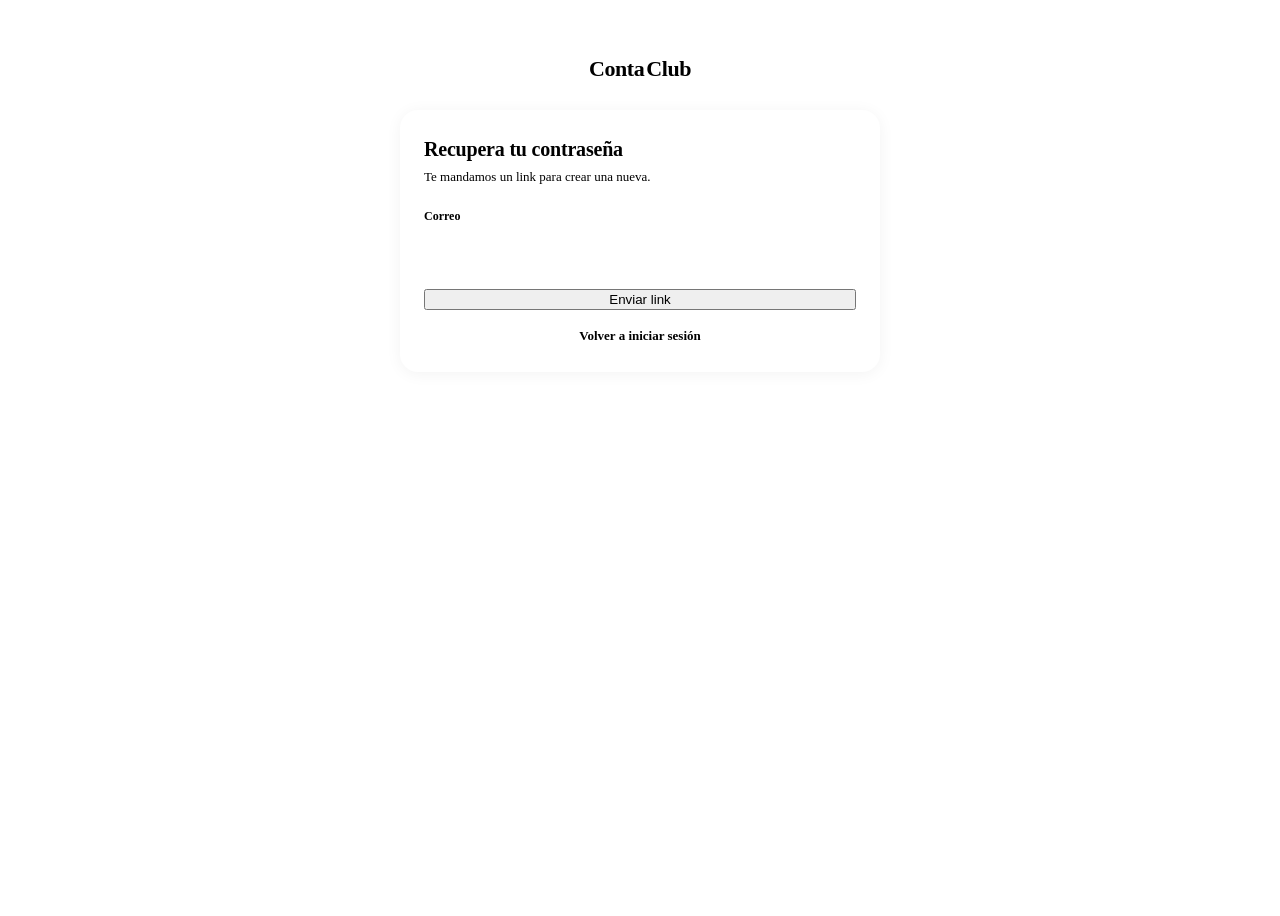
<file: recuperar.html>
<!DOCTYPE html>
<html lang="es">
<head>
  <meta charset="UTF-8">
  <meta name="viewport" content="width=device-width, initial-scale=1.0">
  <title>Recuperar contraseña — ContaClub</title>
  <link rel="preconnect" href="https://fonts.googleapis.com">
  <link rel="preconnect" href="https://fonts.gstatic.com" crossorigin>
  <link href="https://fonts.googleapis.com/css2?family=Anton&family=Inter:wght@400;500;600;700&display=swap" rel="stylesheet">
  <link rel="stylesheet" href="https://elclubdelagente.com/styles.css?v=143">
  <link rel="stylesheet" href="app.css?v=11">
</head>
<body>
  <div class="cc-wrap">
    <a href="index.html" class="cc-brand" style="text-decoration:none">Conta<span>Club</span></a>
    <div class="cc-card">
      <div id="rec-wrap">
        <h1>Recupera tu contraseña</h1>
        <p class="cc-sub">Te mandamos un link para crear una nueva.</p>
        <p class="cc-error" id="rec-error" hidden></p>
        <form id="rec-form">
          <div class="cc-campo"><label>Correo</label><input id="rec-email" type="email" required></div>
          <button type="submit" class="btn btn--primario" id="rec-btn" style="width:100%;justify-content:center;margin-top:4px">Enviar link</button>
        </form>
        <div class="cc-switch"><a href="login.html">Volver a iniciar sesión</a></div>
      </div>
      <div class="cc-exito" id="rec-exito" hidden>
        <div class="cc-exito__check">✓</div>
        <h1 style="text-align:center">Revisa tu correo</h1>
        <p>Si ese correo tiene una cuenta, te llegó un link para crear una contraseña nueva.</p>
      </div>
    </div>
  </div>
  <script type="module" src="recuperar.js"></script>
</body>
</html>
</file>
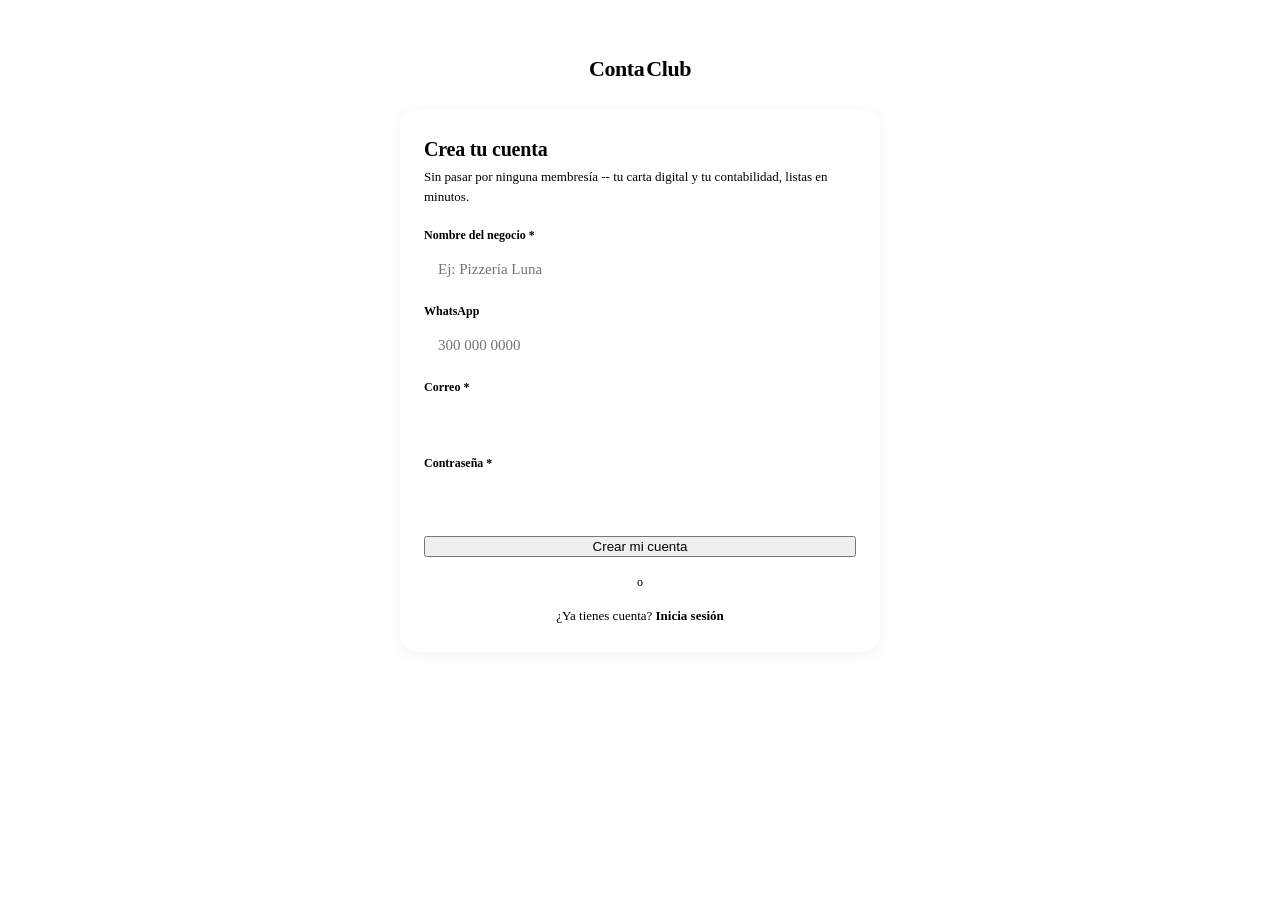
<file: registro.html>
<!DOCTYPE html>
<html lang="es">
<head>
  <meta charset="UTF-8">
  <meta name="viewport" content="width=device-width, initial-scale=1.0">
  <title>Crear cuenta — ContaClub</title>
  <link rel="preconnect" href="https://fonts.googleapis.com">
  <link rel="preconnect" href="https://fonts.gstatic.com" crossorigin>
  <link href="https://fonts.googleapis.com/css2?family=Anton&family=Inter:wght@400;500;600;700&display=swap" rel="stylesheet">
  <link rel="stylesheet" href="https://elclubdelagente.com/styles.css?v=143">
  <link rel="stylesheet" href="app.css?v=11">
</head>
<body>
  <div class="cc-wrap">
    <a href="index.html" class="cc-brand" style="text-decoration:none">Conta<span>Club</span></a>
    <div class="cc-card">
      <div id="registro-wrap">
        <h1>Crea tu cuenta</h1>
        <p class="cc-sub">Sin pasar por ninguna membresía -- tu carta digital y tu contabilidad, listas en minutos.</p>
        <p class="cc-error" id="reg-error" hidden></p>
        <form id="registro-form">
          <div class="cc-campo"><label>Nombre del negocio *</label><input id="reg-nombre" type="text" placeholder="Ej: Pizzería Luna" required></div>
          <div class="cc-campo"><label>WhatsApp</label><input id="reg-whatsapp" type="tel" placeholder="300 000 0000"></div>
          <div class="cc-campo"><label>Correo *</label><input id="reg-email" type="email" required></div>
          <div class="cc-campo"><label>Contraseña *</label><input id="reg-pass" type="password" minlength="6" required></div>
          <button type="submit" class="btn btn--primario" id="reg-btn" style="width:100%;justify-content:center;margin-top:4px">Crear mi cuenta</button>
        </form>
        <div class="cc-divider">o</div>
        <div id="google-btn-wrap"></div>
        <div class="cc-switch">¿Ya tienes cuenta? <a href="login.html">Inicia sesión</a></div>
      </div>
      <div class="cc-exito" id="reg-exito" hidden>
        <div class="cc-exito__check">✓</div>
        <h1 style="text-align:center">Revisa tu correo</h1>
        <p>Te mandamos un link para confirmar tu cuenta. Apenas lo confirmes, inicia sesión y terminamos de configurar tu negocio.</p>
      </div>
    </div>
  </div>
  <script type="module" src="registro.js"></script>
</body>
</html>
</file>
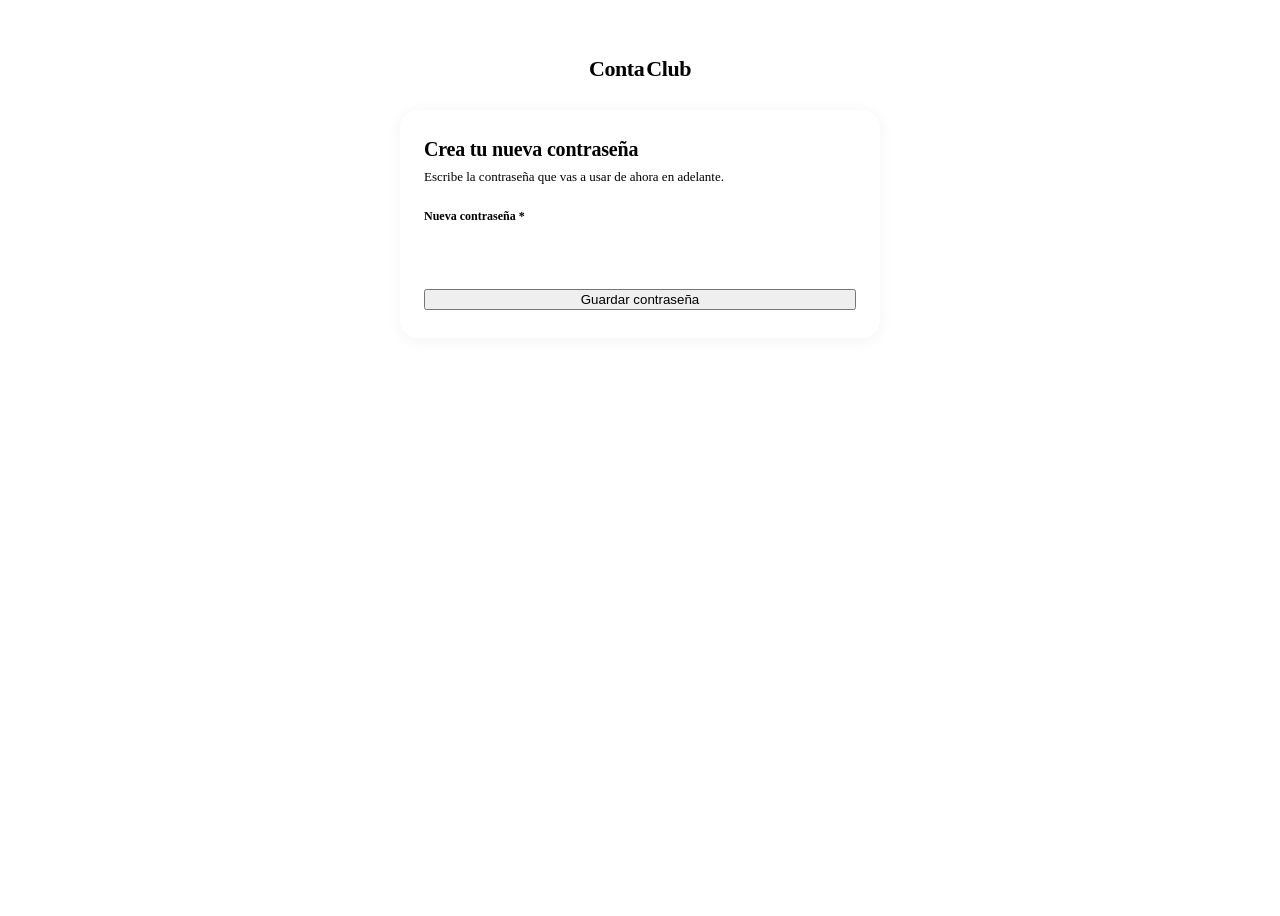
<file: restablecer.html>
<!DOCTYPE html>
<html lang="es">
<head>
  <meta charset="UTF-8">
  <meta name="viewport" content="width=device-width, initial-scale=1.0">
  <title>Nueva contraseña — ContaClub</title>
  <link rel="preconnect" href="https://fonts.googleapis.com">
  <link rel="preconnect" href="https://fonts.gstatic.com" crossorigin>
  <link href="https://fonts.googleapis.com/css2?family=Anton&family=Inter:wght@400;500;600;700&display=swap" rel="stylesheet">
  <link rel="stylesheet" href="https://elclubdelagente.com/styles.css?v=143">
  <link rel="stylesheet" href="app.css?v=11">
</head>
<body>
  <div class="cc-wrap">
    <a href="index.html" class="cc-brand" style="text-decoration:none">Conta<span>Club</span></a>
    <div class="cc-card">
      <h1>Crea tu nueva contraseña</h1>
      <p class="cc-sub">Escribe la contraseña que vas a usar de ahora en adelante.</p>
      <p class="cc-error" id="res-error" hidden></p>
      <form id="res-form">
        <div class="cc-campo"><label>Nueva contraseña *</label><input id="res-pass" type="password" minlength="6" required></div>
        <button type="submit" class="btn btn--primario" id="res-btn" style="width:100%;justify-content:center;margin-top:4px">Guardar contraseña</button>
      </form>
    </div>
  </div>
  <script type="module" src="restablecer.js"></script>
</body>
</html>
</file>
<file: app.css>
/* ============================================================
   ContaClub (contaclub.online) — estilos propios, mínimos.
   Hereda variables/tipografía de styles.css (cargado antes que este,
   cruzado desde elclubdelagente.com) -- acá solo va layout + branding.
   ============================================================ */

body { background: var(--crema); min-height: 100vh; }

.cc-wrap { max-width: 480px; margin: 0 auto; padding: 48px 20px; }

.cc-brand { display: flex; align-items: center; justify-content: center; gap: 2px; margin-bottom: 28px; font-family: var(--cuerpo); font-size: 22px; font-weight: 800; letter-spacing: -.02em; color: var(--tinta); text-align: center; }
.cc-brand span { color: var(--verde); }

.cc-card { background: #fff; border: 1px solid var(--linea); border-radius: 18px; padding: 28px 24px; box-shadow: 0 2px 16px rgba(0,0,0,.05); }
.cc-card h1 { font-family: var(--cuerpo); font-size: 20px; font-weight: 700; letter-spacing: -.01em; color: var(--tinta); margin: 0 0 6px; }
.cc-card p.cc-sub { font-size: 13px; color: var(--tinta-60); margin: 0 0 22px; line-height: 1.5; }

.cc-campo { margin-bottom: 14px; }
.cc-campo label { display: block; font-size: 12px; font-weight: 600; color: var(--tinta-60); margin-bottom: 6px; }
.cc-campo input, .cc-campo select, .cc-campo textarea { width: 100%; padding: 12px 14px; border: 1px solid var(--linea-fuerte); border-radius: 10px; font-family: var(--cuerpo); font-size: 15px; box-sizing: border-box; }
.cc-campo textarea { resize: vertical; }

.cc-error { font-size: 12.5px; color: #c0392b; background: #fdecea; border-radius: 8px; padding: 10px 12px; margin-bottom: 14px; }
.cc-error[hidden] { display: none; }

.cc-switch { text-align: center; font-size: 13px; color: var(--tinta-60); margin-top: 18px; }

.cc-divider { display: flex; align-items: center; gap: 12px; margin: 18px 0; font-size: 12px; color: var(--tinta-45); }
.cc-divider::before, .cc-divider::after { content: ""; flex: 1; height: 1px; background: var(--linea); }
.cc-switch a { color: var(--verde); font-weight: 600; text-decoration: none; }

.cc-exito { text-align: center; padding: 10px 0; }
.cc-exito__check { width: 52px; height: 52px; border-radius: 50%; background: var(--verde-soft); color: var(--verde); font-size: 24px; font-weight: 700; display: grid; place-items: center; margin: 0 auto 16px; }
.cc-exito p { font-size: 13.5px; color: var(--tinta-60); line-height: 1.6; }

/* ---------- Landing simple ---------- */
.cc-hero { text-align: center; padding: 64px 20px 40px; }
.cc-hero h1 { font-family: var(--cuerpo); font-weight: 800; letter-spacing: -.02em; font-size: clamp(28px,7vw,40px); color: var(--tinta); margin: 0 0 14px; line-height: 1.1; }
.cc-hero p { font-size: 15px; color: var(--tinta-60); max-width: 44ch; margin: 0 auto 28px; line-height: 1.55; }

/* ---------- Dashboard shell: barra lateral + contenido ----------
   #contaclub-root (dentro de <main>) sigue siendo el mismo contenedor que
   dashboard.js reconoce y llena -- acá solo se rediseña el "chrome"
   alrededor (sidebar, topbar) y se le da más aire a .stat/.card, que ya
   vienen con su propio estilo base de dashboard.css (ícono + número +
   etiqueta) -- esto los redondea más y los pasa a blanco puro para que
   se noten como tarjetas sobre el fondo, no solo por el borde. */
.cc-app { display: flex; min-height: 100vh; align-items: stretch; }

/* position: fixed, no sticky -- styles.css le pone overflow-x: hidden a
   html/body, y eso rompe el "contexto de scroll" que necesita sticky para
   quedarse pegado. Fixed no depende de eso -- siempre es relativo a la
   ventana. Al sacarlo del flujo, .cc-main compensa con margin-left. */
.cc-sidebar { width: 252px; flex: none; background: #fff; border-right: 1px solid var(--linea); padding: 28px 20px; display: flex; flex-direction: column; position: fixed; top: 0; left: 0; height: 100vh; overflow-y: auto; z-index: 10; }
.cc-sidebar__brand { display: flex; align-items: center; gap: 10px; margin-bottom: 34px; padding: 0 4px; min-width: 0; }
.cc-sidebar__logo { width: 34px; height: 34px; border-radius: 10px; background: var(--verde); display: flex; align-items: center; justify-content: center; flex: none; }
.cc-sidebar__nombre { font-family: var(--cuerpo); font-weight: 700; letter-spacing: -.01em; font-size: 17px; color: var(--tinta); overflow: hidden; text-overflow: ellipsis; white-space: nowrap; }
.cc-sidebar__label { font-size: 11px; font-weight: 700; letter-spacing: .08em; color: var(--tinta-45); text-transform: uppercase; margin: 0 4px 10px; }
.cc-sidebar__nav { display: flex; flex-direction: column; gap: 3px; margin-bottom: 8px; }
.cc-nav-item { display: flex; align-items: center; gap: 12px; padding: 11px 14px; border-radius: 12px; border: none; background: none; color: var(--tinta-60); font-weight: 600; font-size: 14px; font-family: var(--cuerpo); cursor: pointer; text-align: left; width: 100%; transition: background .15s, color .15s; }
.cc-nav-item:hover:not(.is-on) { background: var(--crema-2); color: var(--tinta); }
.cc-nav-item.is-on { background: var(--verde-soft); color: var(--verde); font-weight: 700; }
.cc-nav-item svg { flex: none; }
.cc-sidebar__spacer { flex: 1; }
.cc-sidebar__nav--foot { border-top: 1px solid var(--linea); padding-top: 14px; margin-bottom: 0; }

.cc-main { flex: 1; min-width: 0; padding: 28px 36px 60px; margin-left: 252px; }
.cc-topbar { display: flex; align-items: center; justify-content: space-between; margin-bottom: 22px; gap: 16px; flex-wrap: wrap; }
/* Inter, no Anton (--display) -- Anton se ve negro/condensado sin importar
   el peso que se le ponga. Resalta por tamaño/espaciado, no por negrilla. */
.cc-topbar__title { font-family: var(--cuerpo); font-size: 26px; font-weight: 600; letter-spacing: -.01em; color: var(--tinta); margin: 0; }
.cc-topbar__sub { margin: 4px 0 0; font-size: 13px; color: var(--tinta-60); }

@media (max-width: 860px) {
  .cc-app { flex-direction: column; }
  .cc-sidebar { position: static; width: 100%; height: auto; flex-direction: row; align-items: center; gap: 14px; padding: 14px 16px; border-right: none; border-bottom: 1px solid var(--linea); overflow-x: auto; overflow-y: visible; -webkit-overflow-scrolling: touch; }
  .cc-main { margin-left: 0; }
  .cc-sidebar__brand { margin-bottom: 0; flex: none; }
  .cc-sidebar__label { display: none; }
  .cc-sidebar__nav { flex-direction: row; margin-bottom: 0; }
  .cc-nav-item { white-space: nowrap; }
  .cc-sidebar__spacer { display: none; }
  .cc-sidebar__nav--foot { border-top: none; padding-top: 0; }
  .cc-main { padding: 20px 16px 40px; }
}

/* Tarjetas más redondeadas y en blanco puro (dashboard.css las deja del
   mismo tono que el fondo) -- misma estructura/ids, solo más "tarjeta". */
.stat, .card { background: #fff; border-radius: 18px; box-shadow: 0 1px 3px rgba(2,27,26,.04); }
.stat { padding: 20px; }

/* Título de tarjeta en texto normal en vez de mayúsculas pequeñas
   espaciadas -- mismo tratamiento que "Pedidos recientes"/"Carta y QR"
   del mockup aprobado. */
.card__title { font-size: 14.5px; font-weight: 700; letter-spacing: normal; text-transform: none; color: var(--tinta); }

/* Botones secundarios (Descargar QR, Copiar link, + Agregar aviso) venían
   con solo .btn, sin variante -- esa clase base no trae ni fondo ni borde
   visible por sí sola (se apoya en --primario/--secundario/--ghost-verde
   para eso), así que se veían como texto suelto. */
.btn--secundario { background: #fff; }
.btn svg { flex: none; }

/* ---------- Tarjeta de la carta y QR ---------- */
.cc-qr-card { display: flex; gap: 22px; align-items: center; flex-wrap: wrap; }
.cc-qr-box img { width: 148px; height: 148px; border-radius: 14px; border: 1px solid var(--linea); display: block; }
.cc-estado { display: inline-flex; align-items: center; gap: 6px; font-size: 11.5px; font-weight: 700; color: var(--verde); background: var(--verde-soft); padding: 4px 10px; border-radius: 100px; margin-bottom: 10px; }
.cc-estado__dot { width: 7px; height: 7px; border-radius: 50%; background: var(--verde-claro); }

/* ---------- Secciones desplegables (Toppings, Productos, Mesas,
   Personalizar, Comentarios) -- encabezado propio en vez de dejar que el
   navegador pinte el <summary> nativo (ícono + título + descripción +
   flecha), con transición suave al abrir/cerrar. */
.cc-acc { padding: 0; overflow: hidden; }
.cc-acc > summary { list-style: none; cursor: pointer; display: flex; align-items: center; gap: 14px; padding: 18px 20px; }
.cc-acc > summary::-webkit-details-marker, .cc-acc > summary::marker { display: none; content: ""; }
.cc-acc__ic { width: 38px; height: 38px; border-radius: 11px; background: var(--verde-soft); color: var(--verde); display: flex; align-items: center; justify-content: center; flex: none; }
.cc-acc__text { flex: 1; min-width: 0; }
.cc-acc__title { display: block; font-family: var(--cuerpo); font-weight: 700; font-size: 14.5px; color: var(--tinta); }
.cc-acc__desc { display: block; font-size: 12px; color: var(--tinta-60); margin-top: 2px; }
.cc-acc__chev { flex: none; color: var(--tinta-40); transition: transform .2s ease; }
.cc-acc[open] > summary .cc-acc__chev { transform: rotate(90deg); }
.cc-acc[open] > summary { border-bottom: 1px solid var(--linea); margin-bottom: 18px; }
.cc-acc > div { padding: 0 20px 22px; animation: cc-acc-in .18s ease; }
@keyframes cc-acc-in { from { opacity: 0; transform: translateY(-4px); } to { opacity: 1; transform: translateY(0); } }
@media (prefers-reduced-motion: reduce) { .cc-acc > div { animation: none; } .cc-acc__chev { transition: none; } }

/* ---------- Hub de "Carta": misma fila de ícono+título+descripción+flecha
   que .cc-acc, pero como botón de navegación (no acordeón) -- al tocarla
   reemplaza la vista por esa sección completa, con un "← Carta" para
   volver (ver mostrarCartaSeccion en dashboard.js). */
.cc-hub-fila {
  display: flex; align-items: center; gap: 14px; width: 100%; text-align: left;
  background: #fff; border: none; border-radius: 18px; box-shadow: 0 1px 3px rgba(2,27,26,.04);
  padding: 18px 20px; margin-bottom: 12px; cursor: pointer; font-family: var(--cuerpo);
  transition: box-shadow .15s, transform .15s;
}
.cc-hub-fila:hover { box-shadow: 0 10px 24px -14px rgba(2,27,26,.25); transform: translateY(-1px); }
.cc-seccion__volver {
  display: inline-flex; align-items: center; gap: 6px; border: none; background: none;
  color: var(--verde); font-weight: 700; font-size: 13.5px; cursor: pointer; padding: 6px 0;
  margin-bottom: 12px; font-family: var(--cuerpo);
}
.cc-seccion__titulo { font-family: var(--cuerpo); font-weight: 700; letter-spacing: -.01em; font-size: 21px; color: var(--tinta); margin: 0 0 16px; }

/* Panel admin de ContaClub (admin.html, solo equipo del Club) -- tabla
   simple para negocios y cobros. */
.cc-tabla-wrap { overflow-x: auto; }
.cc-tabla { width: 100%; border-collapse: collapse; font-size: 13.5px; }
.cc-tabla th { text-align: left; font-size: 11px; font-weight: 700; text-transform: uppercase; letter-spacing: .04em; color: var(--tinta-45); padding: 0 10px 10px; border-bottom: 1px solid var(--linea); white-space: nowrap; }
.cc-tabla td { padding: 12px 10px; border-bottom: 1px solid var(--linea); color: var(--tinta); white-space: nowrap; }
.cc-tabla tbody tr:last-child td { border-bottom: none; }
.cc-campo-select { padding: 7px 10px; border: 1px solid var(--linea-fuerte); border-radius: 8px; font-family: var(--cuerpo); font-size: 13px; background: #fff; color: var(--tinta); }
.cc-cobro-estado { display: inline-block; font-size: 11.5px; font-weight: 700; padding: 4px 10px; border-radius: 100px; background: #fdecea; color: #c0392b; text-transform: capitalize; }
.cc-cobro-estado.is-pagado { background: var(--verde-soft); color: var(--verde); }

.cc-metric-row { display: grid; grid-template-columns: repeat(auto-fit, minmax(160px, 1fr)); gap: 14px; margin-bottom: 22px; }
.cc-metric { background: #fff; border: 1px solid var(--linea); border-radius: 14px; padding: 16px 18px; }
.cc-metric__n { display: block; font-family: var(--cuerpo); font-variant-numeric: tabular-nums; letter-spacing: -.01em; font-size: 22px; color: var(--tinta); }
.cc-metric__lbl { font-size: 12px; color: var(--tinta-60); }
</file>
